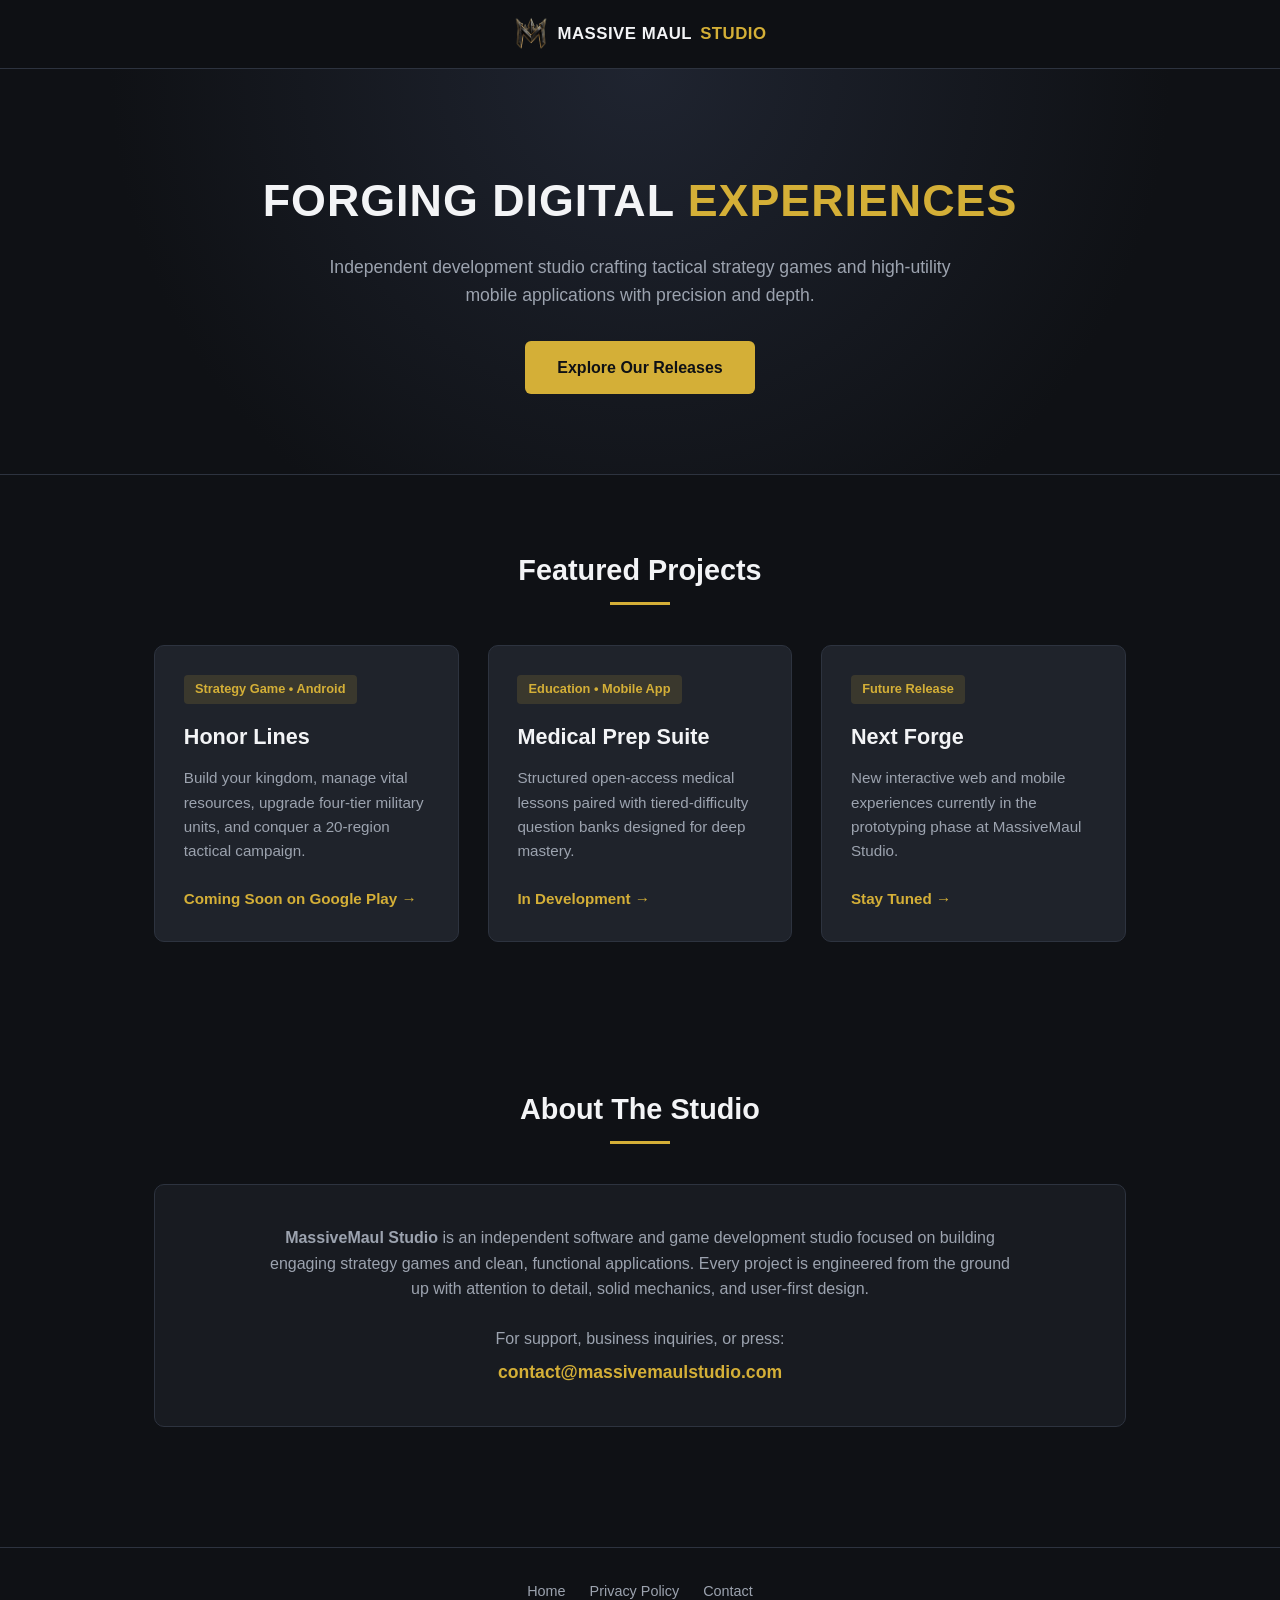
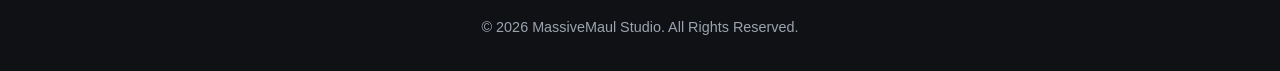
<file: index.html>
<!DOCTYPE html>
<html lang="en">
<head>
    <meta charset="UTF-8">
    <meta name="viewport" content="width=device-width, initial-scale=1.0">
    <title>MassiveMaul Studio | Indie Game & App Development</title>
    <link rel="icon" type="image/png" href="logo.png">
    <link rel="stylesheet" href="style.css">
</head>
<body>

    <header>
    <a href="index.html" class="logo">
        <img src="logo.png" alt="MassiveMaul Studio Logo" class="logo-img">
        MASSIVE MAUL <span>STUDIO</span>
    </a>
</header>



    <section class="hero">
        <h1>FORGING DIGITAL <span>EXPERIENCES</span></h1>
        <p>Independent development studio crafting tactical strategy games and high-utility mobile applications with precision and depth.</p>
        <a href="#projects" class="btn">Explore Our Releases</a>
    </section>

    <section id="projects" class="section">
        <h2 class="section-title">Featured Projects</h2>
        <div class="grid">
            
            <!-- Card 1 -->
            <div class="card">
                <div>
                    <span class="badge">Strategy Game • Android</span>
                    <h3>Honor Lines</h3>
                    <p>Build your kingdom, manage vital resources, upgrade four-tier military units, and conquer a 20-region tactical campaign.</p>
                </div>
                <a href="#" class="card-link">Coming Soon on Google Play →</a>
            </div>

            <!-- Card 2 -->
            <div class="card">
                <div>
                    <span class="badge">Education • Mobile App</span>
                    <h3>Medical Prep Suite</h3>
                    <p>Structured open-access medical lessons paired with tiered-difficulty question banks designed for deep mastery.</p>
                </div>
                <a href="#" class="card-link">In Development →</a>
            </div>

            <!-- Card 3 (Placeholder for future releases) -->
            <div class="card">
                <div>
                    <span class="badge">Future Release</span>
                    <h3>Next Forge</h3>
                    <p>New interactive web and mobile experiences currently in the prototyping phase at MassiveMaul Studio.</p>
                </div>
                <a href="#contact" class="card-link">Stay Tuned →</a>
            </div>

        </div>
    </section>

    <section id="about" class="section">
        <h2 class="section-title">About The Studio</h2>
        <div class="about-box">
            <p>
                <strong>MassiveMaul Studio</strong> is an independent software and game development studio focused on building engaging strategy games and clean, functional applications. Every project is engineered from the ground up with attention to detail, solid mechanics, and user-first design.
            </p>
            <div id="contact">
                <p style="margin-bottom: 0.4rem;">For support, business inquiries, or press:</p>
                <a href="mailto:contact@massivemaulstudio.com" class="contact-email">contact@massivemaulstudio.com</a>
            </div>
        </div>
    </section>

    <footer>
        <div class="footer-links">
            <a href="index.html">Home</a>
            <a href="privacy.html">Privacy Policy</a>
            <a href="#contact">Contact</a>
        </div>
        <p>&copy; 2026 MassiveMaul Studio. All Rights Reserved.</p>
    </footer>

</body>
</html>
</file>
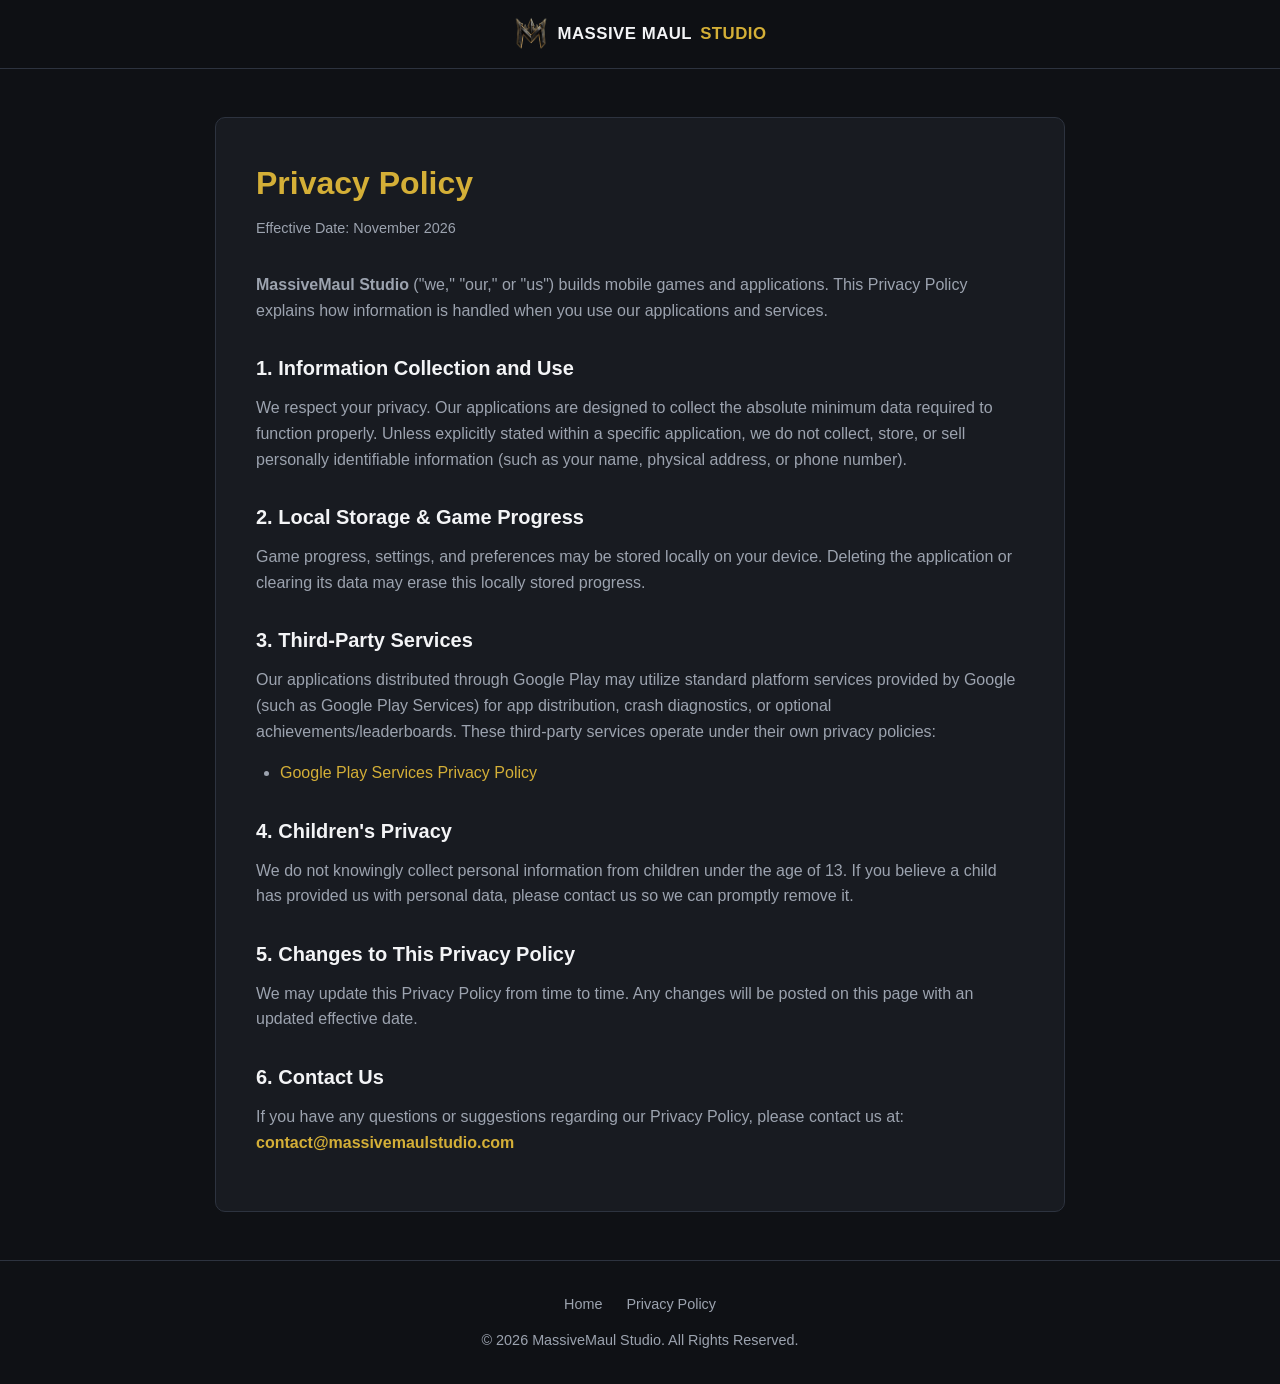
<file: privacy.html>
<!DOCTYPE html>
<html lang="en">
<head>
    <meta charset="UTF-8">
    <meta name="viewport" content="width=device-width, initial-scale=1.0">
    <title>Privacy Policy | MassiveMaul Studio</title>
    <link rel="icon" type="image/png" href="logo.png">
    <link rel="stylesheet" href="style.css">
</head>
<body>

    <header>
    <a href="index.html" class="logo">
        <img src="logo.png" alt="MassiveMaul Studio Logo" class="logo-img">
        MASSIVE MAUL <span>STUDIO</span>
    </a>
</header>

    <main class="privacy-container">
        <h1>Privacy Policy</h1>
        <span class="privacy-date">Effective Date: November 2026</span>

        <p>
            <strong>MassiveMaul Studio</strong> ("we," "our," or "us") builds mobile games and applications. This Privacy Policy explains how information is handled when you use our applications and services.
        </p>

        <h2>1. Information Collection and Use</h2>
        <p>
            We respect your privacy. Our applications are designed to collect the absolute minimum data required to function properly. Unless explicitly stated within a specific application, we do not collect, store, or sell personally identifiable information (such as your name, physical address, or phone number).
        </p>

        <h2>2. Local Storage & Game Progress</h2>
        <p>
            Game progress, settings, and preferences may be stored locally on your device. Deleting the application or clearing its data may erase this locally stored progress.
        </p>

        <h2>3. Third-Party Services</h2>
        <p>
            Our applications distributed through Google Play may utilize standard platform services provided by Google (such as Google Play Services) for app distribution, crash diagnostics, or optional achievements/leaderboards. These third-party services operate under their own privacy policies:
        </p>
        <ul>
            <li><a href="https://policies.google.com/privacy" target="_blank" style="color: var(--accent-gold);">Google Play Services Privacy Policy</a></li>
        </ul>

        <h2>4. Children's Privacy</h2>
        <p>
            We do not knowingly collect personal information from children under the age of 13. If you believe a child has provided us with personal data, please contact us so we can promptly remove it.
        </p>

        <h2>5. Changes to This Privacy Policy</h2>
        <p>
            We may update this Privacy Policy from time to time. Any changes will be posted on this page with an updated effective date.
        </p>

        <h2>6. Contact Us</h2>
        <p>
            If you have any questions or suggestions regarding our Privacy Policy, please contact us at:<br>
            <strong style="color: var(--accent-gold);">contact@massivemaulstudio.com</strong>
        </p>
    </main>

    <footer>
        <div class="footer-links">
            <a href="index.html">Home</a>
            <a href="privacy.html">Privacy Policy</a>
        </div>
        <p>&copy; 2026 MassiveMaul Studio. All Rights Reserved.</p>
    </footer>

</body>
</html>
</file>
<file: style.css>
:root {
    --bg-primary: #0f1115;
    --bg-secondary: #181b21;
    --bg-card: #1f232b;
    --accent-gold: #d4af37;
    --accent-hover: #f0c94d;
    --text-main: #f3f4f6;
    --text-muted: #9ca3af;
    --border-color: #2d333f;
}

* {
    margin: 0;
    padding: 0;
    box-sizing: border-box;
    font-family: -apple-system, BlinkMacSystemFont, "Segoe UI", Roboto, Helvetica, Arial, sans-serif;
}

body {
    background-color: var(--bg-primary);
    color: var(--text-main);
    line-height: 1.6;
}

a {
    text-decoration: none;
    color: inherit;
    transition: 0.3s ease;
}

/* Header & Navigation */
header {
    background-color: rgba(15, 17, 21, 0.95);
    border-bottom: 1px solid var(--border-color);
    position: sticky;
    top: 0;
    z-index: 100;
    padding: 1rem 3%; /* تقليل الحاشية الجانبية لإعطاء النص مساحة أكبر */
    display: flex;
    justify-content: center; /* توسيط الشعار بالكامل */
    align-items: center;
}

.logo {
    font-size: 1.05rem; /* حجم مثالي يتسع في سطر واحد على الهاتف */
    font-weight: 800;
    letter-spacing: 0.5px;
    color: var(--text-main);
    display: flex;
    align-items: center;
    gap: 8px;
    white-space: nowrap; /* يمنع انقسام النص إلى سطرين نهائياً */
}

.logo span {
    color: var(--accent-gold);
}

.logo-img {
    width: 36px;
    height: 36px;
    object-fit: contain;
}

    /*border-radius: 6px; /* اختياري: يعطي انحناءً بسيطاً للحواف إذا كانت الصورة مربعة */


nav ul {
    list-style: none;
    display: flex;
    gap: 1.5rem;
}

nav a:hover {
    color: var(--accent-gold);
}

/* Hero Section */
.hero {
    text-align: center;
    padding: 6rem 5% 5rem;
    background: radial-gradient(circle at top, #1f2430 0%, var(--bg-primary) 70%);
    border-bottom: 1px solid var(--border-color);
}

.hero h1 {
    font-size: 2.8rem;
    font-weight: 800;
    margin-bottom: 1rem;
    letter-spacing: 1px;
}

.hero h1 span {
    color: var(--accent-gold);
}

.hero p {
    max-width: 650px;
    margin: 0 auto 2rem;
    color: var(--text-muted);
    font-size: 1.1rem;
}

.btn {
    display: inline-block;
    background-color: var(--accent-gold);
    color: #0f1115;
    padding: 0.85rem 2rem;
    font-weight: 700;
    border-radius: 6px;
    font-size: 1rem;
}

.btn:hover {
    background-color: var(--accent-hover);
    transform: translateY(-2px);
}

/* Projects Section */
.section {
    padding: 4.5rem 5%;
    max-width: 1100px;
    margin: 0 auto;
}

.section-title {
    font-size: 1.8rem;
    margin-bottom: 2.5rem;
    text-align: center;
    position: relative;
}

.section-title::after {
    content: "";
    display: block;
    width: 60px;
    height: 3px;
    background-color: var(--accent-gold);
    margin: 0.6rem auto 0;
}

.grid {
    display: grid;
    grid-template-columns: repeat(auto-fit, minmax(290px, 1fr));
    gap: 1.8rem;
}

.card {
    background-color: var(--bg-card);
    border: 1px solid var(--border-color);
    border-radius: 10px;
    padding: 1.8rem;
    display: flex;
    flex-direction: column;
    justify-content: space-between;
    transition: transform 0.3s ease, border-color 0.3s ease;
}

.card:hover {
    transform: translateY(-5px);
    border-color: var(--accent-gold);
}

.badge {
    display: inline-block;
    background-color: rgba(212, 175, 55, 0.15);
    color: var(--accent-gold);
    padding: 0.25rem 0.7rem;
    border-radius: 4px;
    font-size: 0.8rem;
    font-weight: 600;
    margin-bottom: 1rem;
    width: fit-content;
}

.card h3 {
    font-size: 1.35rem;
    margin-bottom: 0.75rem;
}

.card p {
    color: var(--text-muted);
    font-size: 0.95rem;
    margin-bottom: 1.5rem;
}

.card-link {
    color: var(--accent-gold);
    font-weight: 600;
    font-size: 0.95rem;
}

.card-link:hover {
    text-decoration: underline;
}

/* About & Contact */
.about-box {
    background-color: var(--bg-secondary);
    border: 1px solid var(--border-color);
    border-radius: 10px;
    padding: 2.5rem;
    text-align: center;
}

.about-box p {
    color: var(--text-muted);
    max-width: 750px;
    margin: 0 auto 1.5rem;
}

.contact-email {
    color: var(--accent-gold);
    font-weight: 700;
    font-size: 1.1rem;
}

/* Privacy Policy Page Styling */
.privacy-container {
    max-width: 850px;
    margin: 3rem auto;
    padding: 2.5rem;
    background-color: var(--bg-secondary);
    border: 1px solid var(--border-color);
    border-radius: 10px;
}

.privacy-container h1 {
    color: var(--accent-gold);
    margin-bottom: 0.5rem;
    font-size: 2rem;
}

.privacy-date {
    color: var(--text-muted);
    font-size: 0.9rem;
    margin-bottom: 2rem;
    display: block;
}

.privacy-container h2 {
    margin-top: 1.8rem;
    margin-bottom: 0.7rem;
    font-size: 1.25rem;
    color: var(--text-main);
}

.privacy-container p, .privacy-container ul {
    color: var(--text-muted);
    margin-bottom: 1rem;
}

.privacy-container ul {
    padding-left: 1.5rem;
}

/* Footer */
footer {
    border-top: 1px solid var(--border-color);
    padding: 2rem 5%;
    text-align: center;
    color: var(--text-muted);
    font-size: 0.9rem;
    margin-top: 3rem;
}

.footer-links {
    margin-bottom: 0.8rem;
    display: flex;
    justify-content: center;
    gap: 1.5rem;
}

.footer-links a:hover {
    color: var(--accent-gold);
}

@media (max-width: 600px) {
    .hero h1 { font-size: 2.1rem; }
    header { flex-direction: column; gap: 1rem; }
}
</file>
